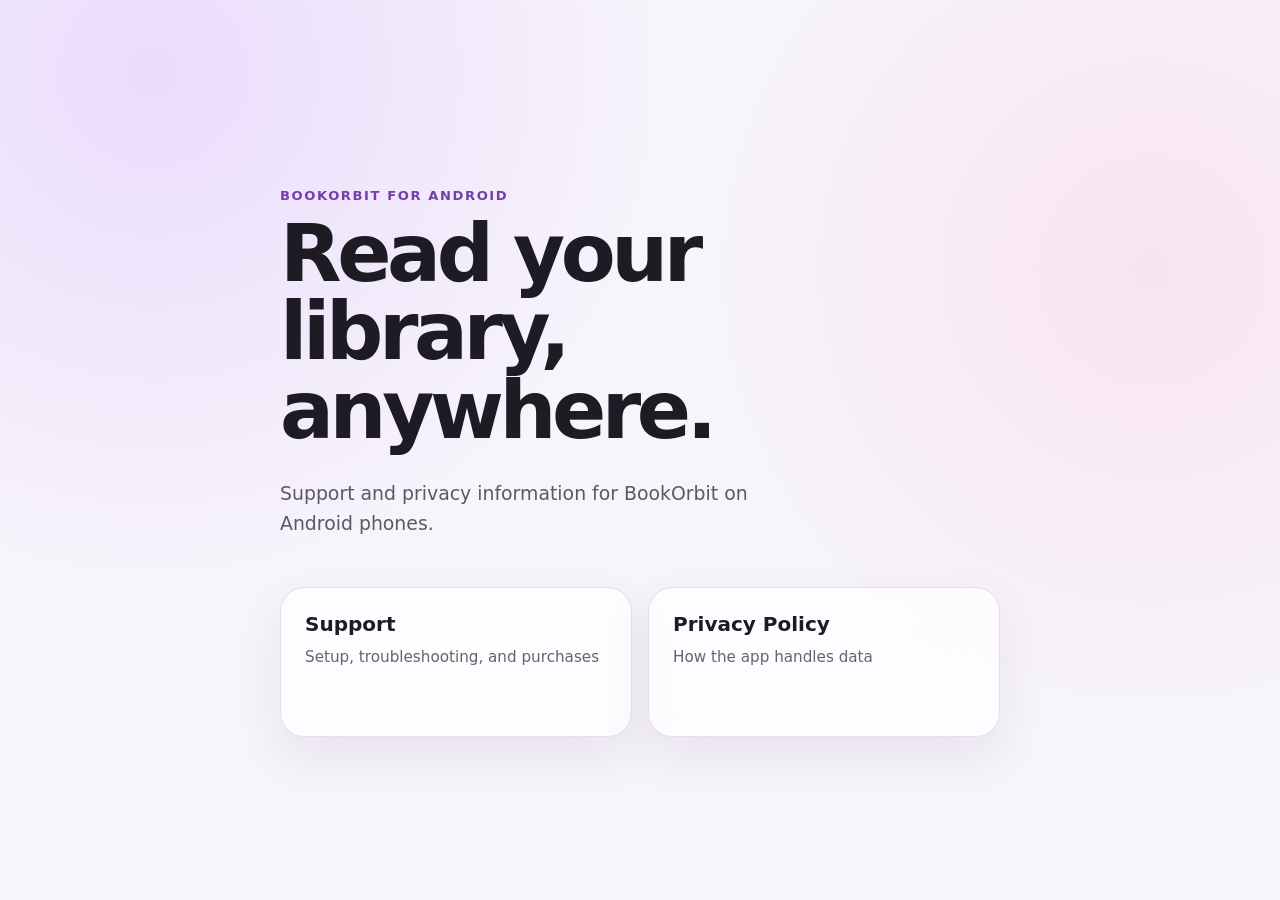
<file: index.html>
<!doctype html>
<html lang="en">
  <head>
    <meta charset="utf-8">
    <meta name="viewport" content="width=device-width, initial-scale=1">
    <meta name="description" content="Support and privacy information for BookOrbit on Android.">
    <title>BookOrbit Android</title>
    <link rel="stylesheet" href="styles.css">
  </head>
  <body>
    <main>
      <header class="hero">
        <p class="eyebrow">BookOrbit for Android</p>
        <h1>Read your library, anywhere.</h1>
        <p class="lede">Support and privacy information for BookOrbit on Android phones.</p>
      </header>

      <nav class="cards" aria-label="Information">
        <a class="card" href="support/">
          <span>Support</span>
          <small>Setup, troubleshooting, and purchases</small>
        </a>
        <a class="card" href="privacy/">
          <span>Privacy Policy</span>
          <small>How the app handles data</small>
        </a>
      </nav>
    </main>
  </body>
</html>
</file>
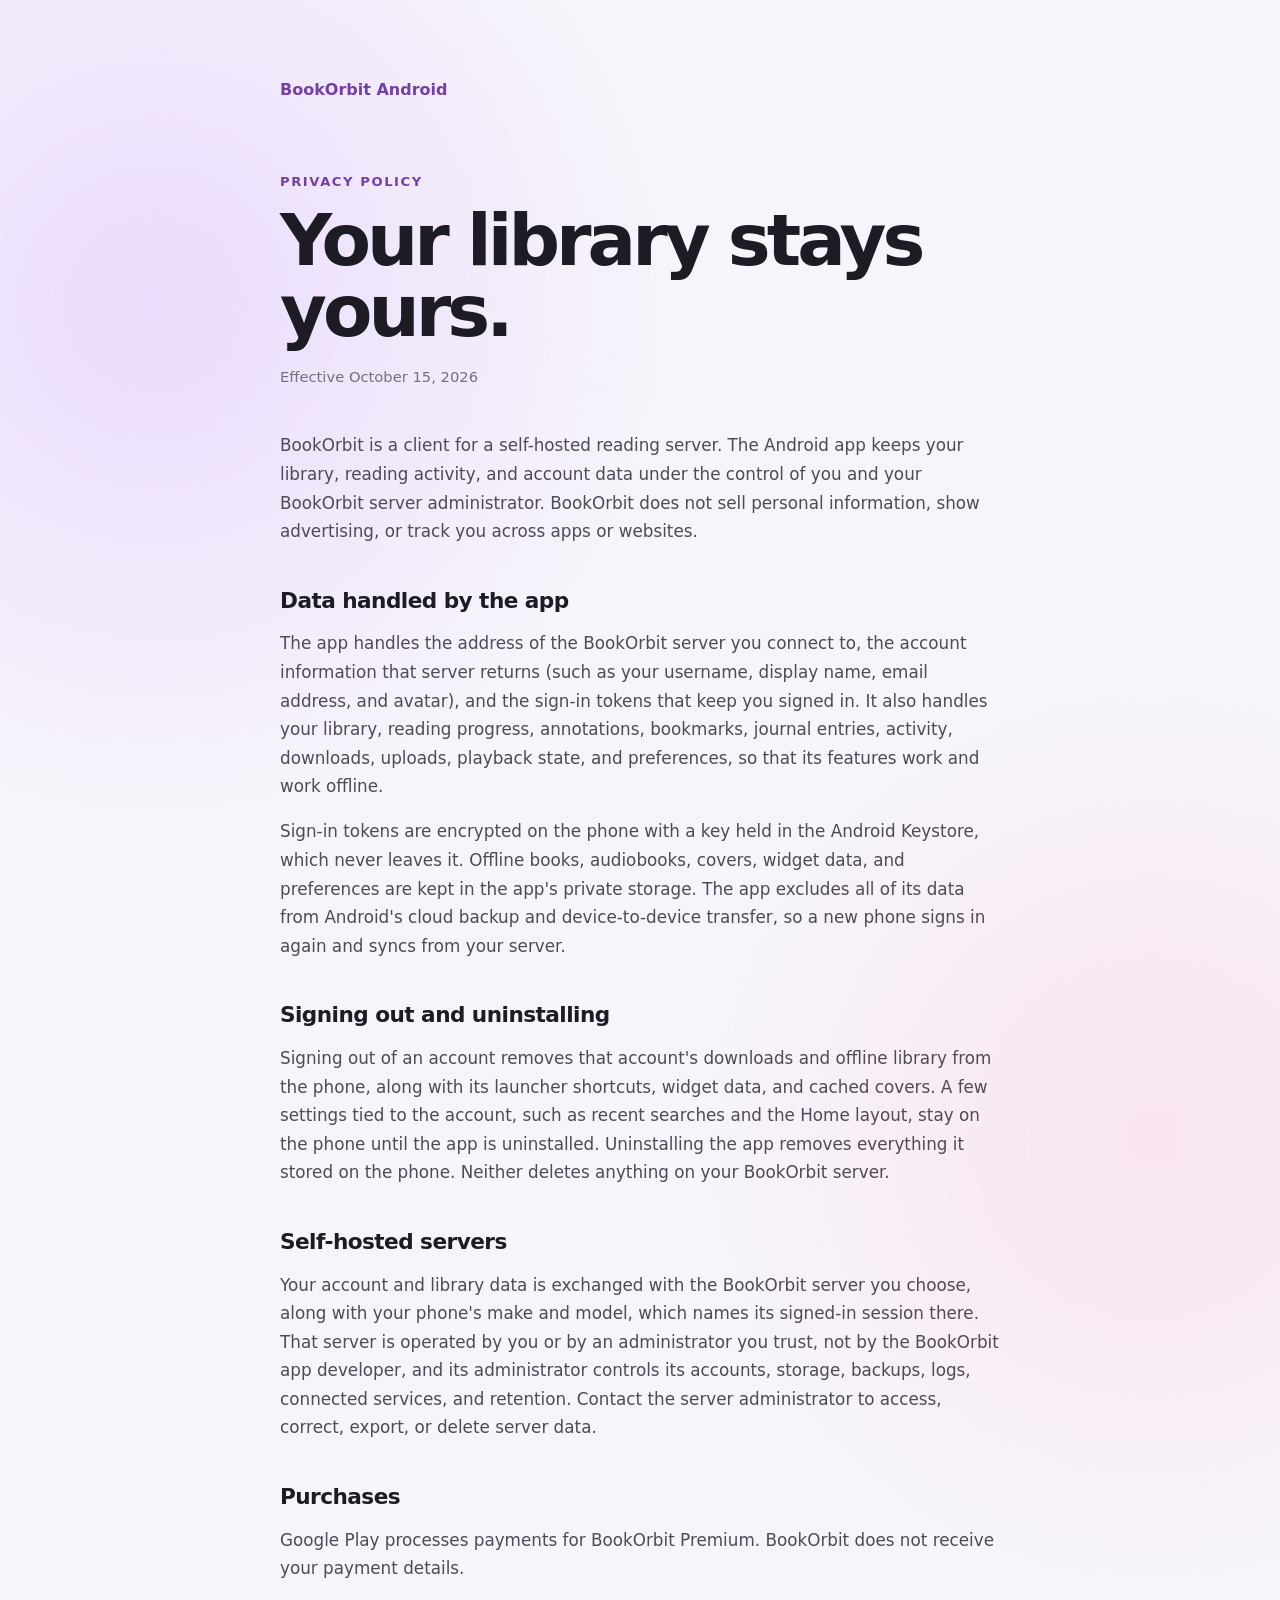
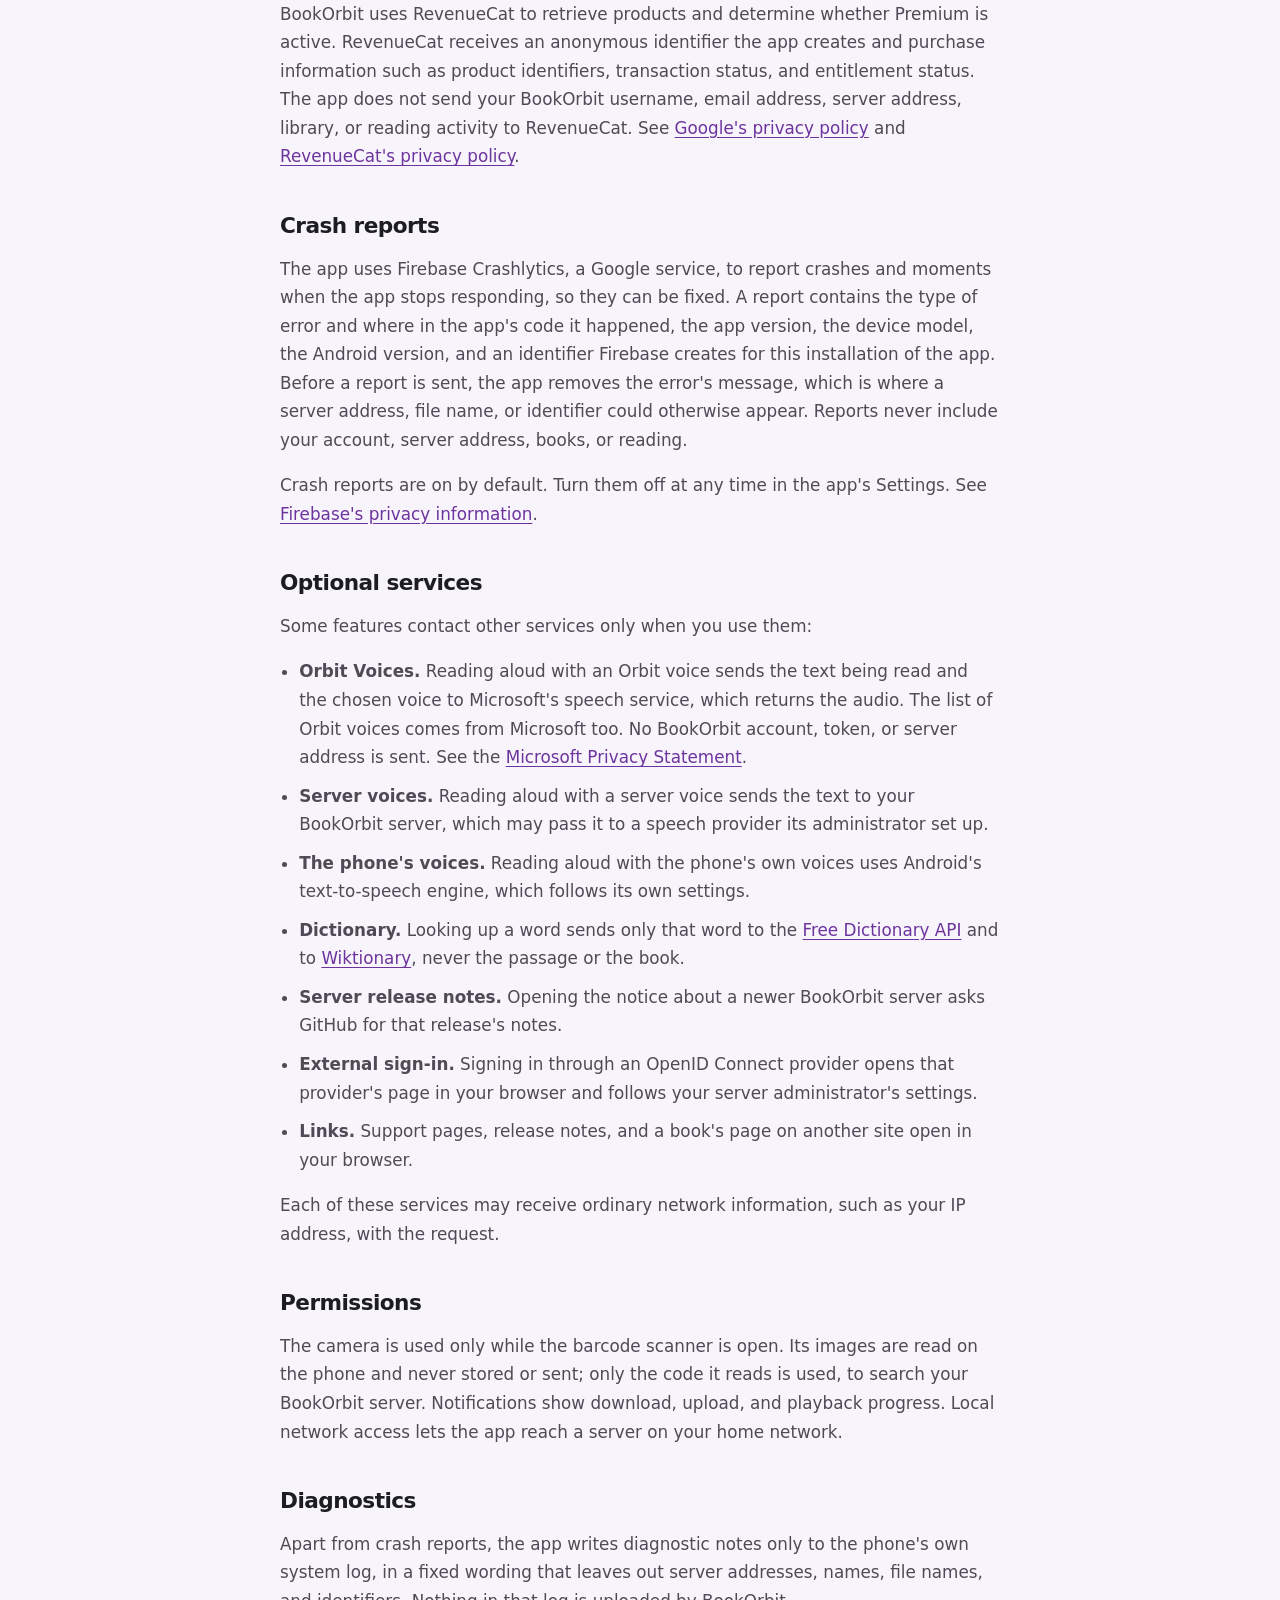
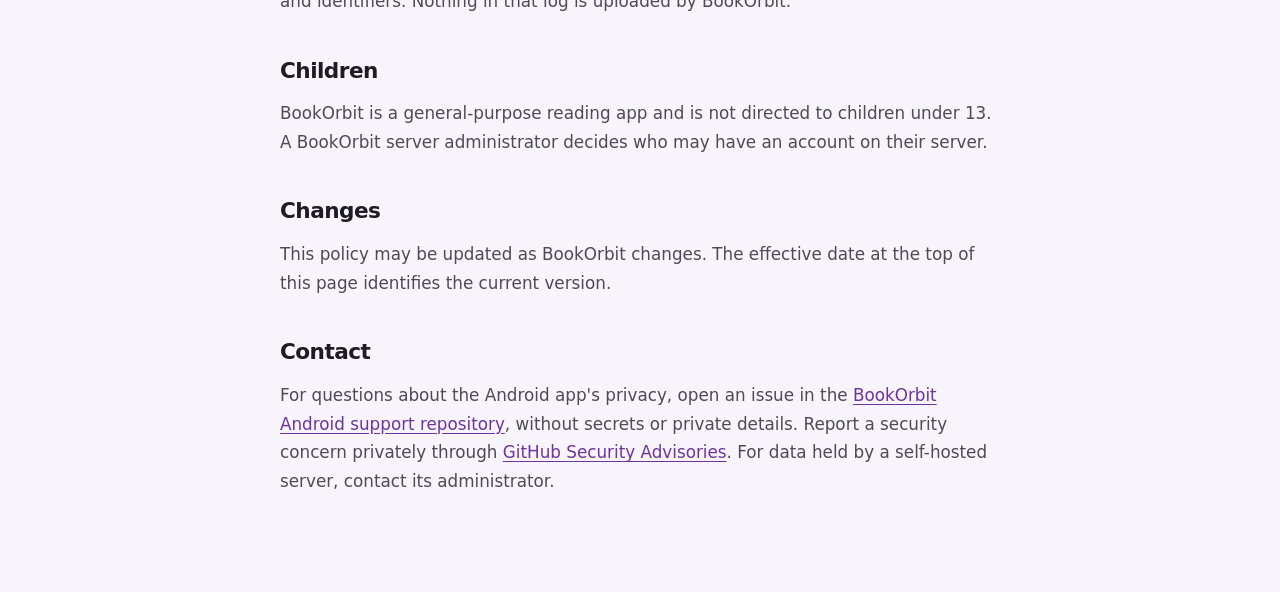
<file: privacy/index.html>
<!doctype html>
<html lang="en">
  <head>
    <meta charset="utf-8">
    <meta name="viewport" content="width=device-width, initial-scale=1">
    <meta name="description" content="Privacy Policy for BookOrbit on Android.">
    <title>Privacy Policy | BookOrbit Android</title>
    <link rel="stylesheet" href="../styles.css">
  </head>
  <body>
    <main>
      <nav class="top"><a href="../">BookOrbit Android</a></nav>
      <article>
        <p class="eyebrow">Privacy Policy</p>
        <h1>Your library stays yours.</h1>
        <p class="updated">Effective October 15, 2026</p>

        <p>BookOrbit is a client for a self-hosted reading server. The Android app keeps your library, reading activity, and account data under the control of you and your BookOrbit server administrator. BookOrbit does not sell personal information, show advertising, or track you across apps or websites.</p>

        <section>
          <h2>Data handled by the app</h2>
          <p>The app handles the address of the BookOrbit server you connect to, the account information that server returns (such as your username, display name, email address, and avatar), and the sign-in tokens that keep you signed in. It also handles your library, reading progress, annotations, bookmarks, journal entries, activity, downloads, uploads, playback state, and preferences, so that its features work and work offline.</p>
          <p>Sign-in tokens are encrypted on the phone with a key held in the Android Keystore, which never leaves it. Offline books, audiobooks, covers, widget data, and preferences are kept in the app's private storage. The app excludes all of its data from Android's cloud backup and device-to-device transfer, so a new phone signs in again and syncs from your server.</p>
        </section>

        <section>
          <h2>Signing out and uninstalling</h2>
          <p>Signing out of an account removes that account's downloads and offline library from the phone, along with its launcher shortcuts, widget data, and cached covers. A few settings tied to the account, such as recent searches and the Home layout, stay on the phone until the app is uninstalled. Uninstalling the app removes everything it stored on the phone. Neither deletes anything on your BookOrbit server.</p>
        </section>

        <section>
          <h2>Self-hosted servers</h2>
          <p>Your account and library data is exchanged with the BookOrbit server you choose, along with your phone's make and model, which names its signed-in session there. That server is operated by you or by an administrator you trust, not by the BookOrbit app developer, and its administrator controls its accounts, storage, backups, logs, connected services, and retention. Contact the server administrator to access, correct, export, or delete server data.</p>
        </section>

        <section>
          <h2>Purchases</h2>
          <p>Google Play processes payments for BookOrbit Premium. BookOrbit does not receive your payment details.</p>
          <p>BookOrbit uses RevenueCat to retrieve products and determine whether Premium is active. RevenueCat receives an anonymous identifier the app creates and purchase information such as product identifiers, transaction status, and entitlement status. The app does not send your BookOrbit username, email address, server address, library, or reading activity to RevenueCat. See <a href="https://policies.google.com/privacy">Google's privacy policy</a> and <a href="https://www.revenuecat.com/privacy/">RevenueCat's privacy policy</a>.</p>
        </section>

        <section>
          <h2>Crash reports</h2>
          <p>The app uses Firebase Crashlytics, a Google service, to report crashes and moments when the app stops responding, so they can be fixed. A report contains the type of error and where in the app's code it happened, the app version, the device model, the Android version, and an identifier Firebase creates for this installation of the app. Before a report is sent, the app removes the error's message, which is where a server address, file name, or identifier could otherwise appear. Reports never include your account, server address, books, or reading.</p>
          <p>Crash reports are on by default. Turn them off at any time in the app's Settings. See <a href="https://firebase.google.com/support/privacy">Firebase's privacy information</a>.</p>
        </section>

        <section>
          <h2>Optional services</h2>
          <p>Some features contact other services only when you use them:</p>
          <ul>
            <li><strong>Orbit Voices.</strong> Reading aloud with an Orbit voice sends the text being read and the chosen voice to Microsoft's speech service, which returns the audio. The list of Orbit voices comes from Microsoft too. No BookOrbit account, token, or server address is sent. See the <a href="https://privacy.microsoft.com/privacystatement">Microsoft Privacy Statement</a>.</li>
            <li><strong>Server voices.</strong> Reading aloud with a server voice sends the text to your BookOrbit server, which may pass it to a speech provider its administrator set up.</li>
            <li><strong>The phone's voices.</strong> Reading aloud with the phone's own voices uses Android's text-to-speech engine, which follows its own settings.</li>
            <li><strong>Dictionary.</strong> Looking up a word sends only that word to the <a href="https://dictionaryapi.dev/">Free Dictionary API</a> and to <a href="https://foundation.wikimedia.org/wiki/Policy:Privacy_policy">Wiktionary</a>, never the passage or the book.</li>
            <li><strong>Server release notes.</strong> Opening the notice about a newer BookOrbit server asks GitHub for that release's notes.</li>
            <li><strong>External sign-in.</strong> Signing in through an OpenID Connect provider opens that provider's page in your browser and follows your server administrator's settings.</li>
            <li><strong>Links.</strong> Support pages, release notes, and a book's page on another site open in your browser.</li>
          </ul>
          <p>Each of these services may receive ordinary network information, such as your IP address, with the request.</p>
        </section>

        <section>
          <h2>Permissions</h2>
          <p>The camera is used only while the barcode scanner is open. Its images are read on the phone and never stored or sent; only the code it reads is used, to search your BookOrbit server. Notifications show download, upload, and playback progress. Local network access lets the app reach a server on your home network.</p>
        </section>

        <section>
          <h2>Diagnostics</h2>
          <p>Apart from crash reports, the app writes diagnostic notes only to the phone's own system log, in a fixed wording that leaves out server addresses, names, file names, and identifiers. Nothing in that log is uploaded by BookOrbit.</p>
        </section>

        <section>
          <h2>Children</h2>
          <p>BookOrbit is a general-purpose reading app and is not directed to children under 13. A BookOrbit server administrator decides who may have an account on their server.</p>
        </section>

        <section>
          <h2>Changes</h2>
          <p>This policy may be updated as BookOrbit changes. The effective date at the top of this page identifies the current version.</p>
        </section>

        <section>
          <h2>Contact</h2>
          <p>For questions about the Android app's privacy, open an issue in the <a href="https://github.com/bookorbit/bookorbit-android-support/issues/new/choose">BookOrbit Android support repository</a>, without secrets or private details. Report a security concern privately through <a href="https://github.com/bookorbit/bookorbit/security/advisories/new">GitHub Security Advisories</a>. For data held by a self-hosted server, contact its administrator.</p>
        </section>
      </article>
    </main>
  </body>
</html>
</file>
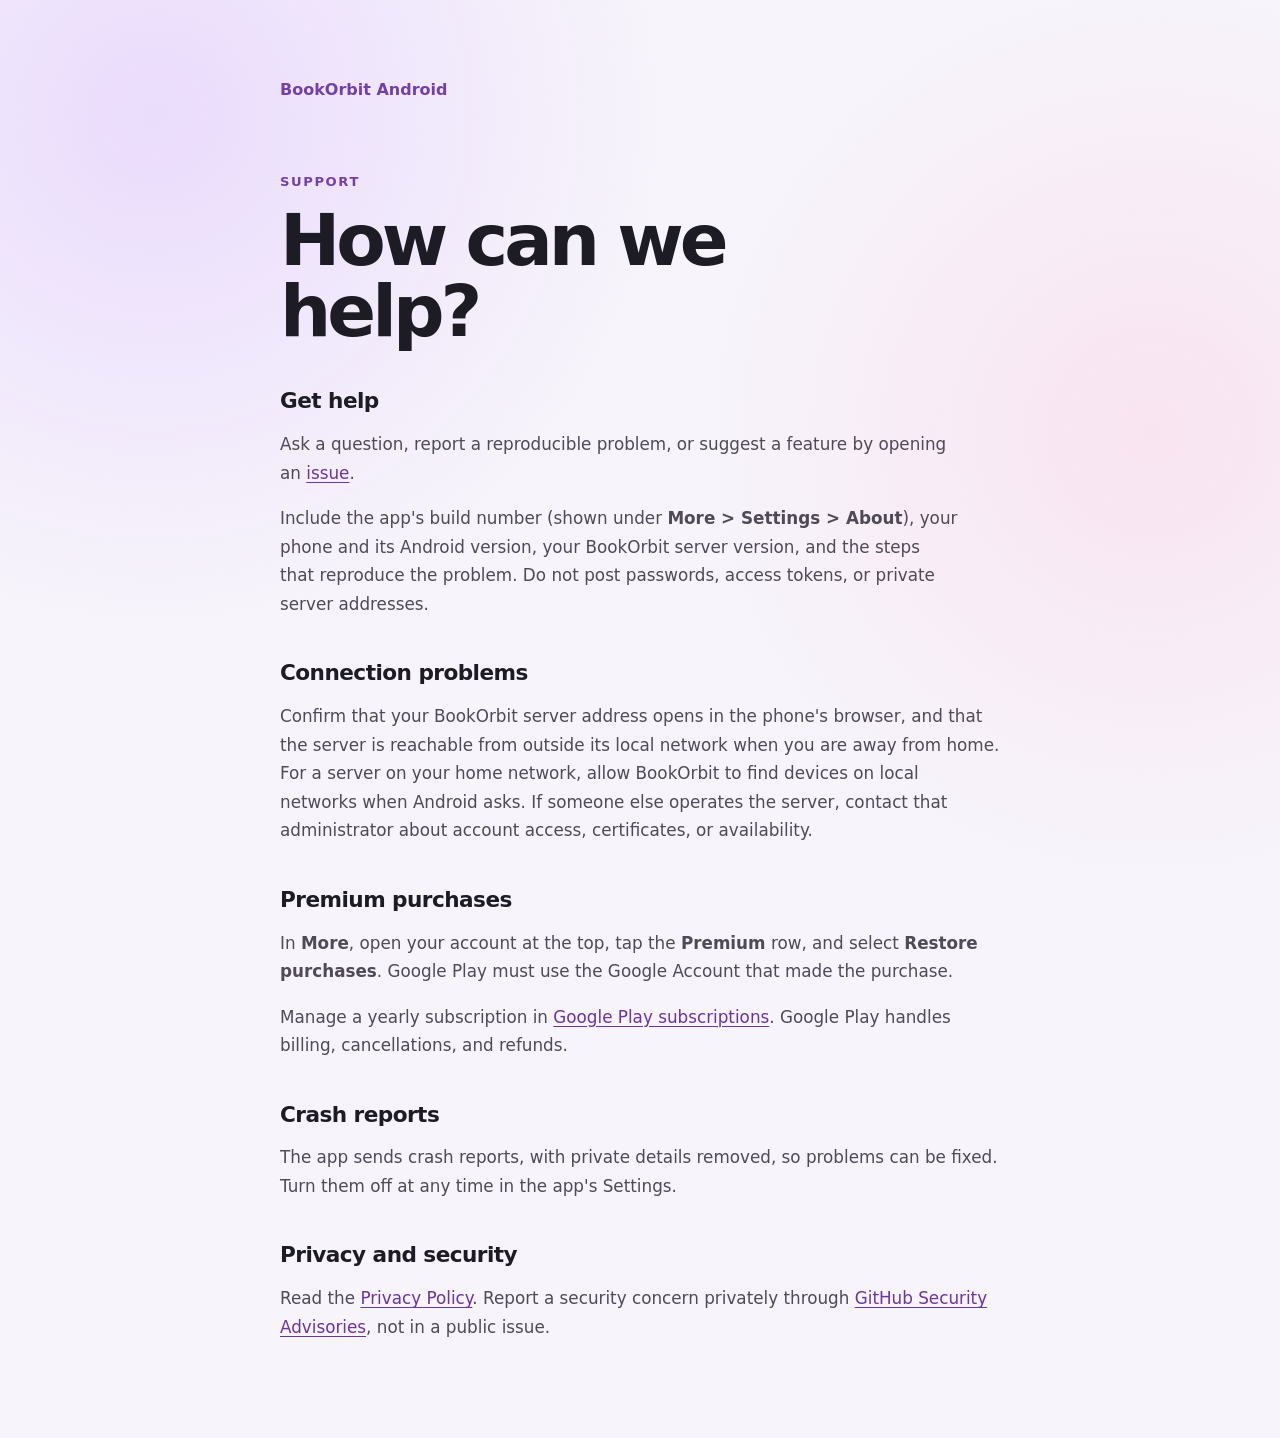
<file: support/index.html>
<!doctype html>
<html lang="en">
  <head>
    <meta charset="utf-8">
    <meta name="viewport" content="width=device-width, initial-scale=1">
    <meta name="description" content="Get help with BookOrbit on Android.">
    <title>Support | BookOrbit Android</title>
    <link rel="stylesheet" href="../styles.css">
  </head>
  <body>
    <main>
      <nav class="top"><a href="../">BookOrbit Android</a></nav>
      <article>
        <p class="eyebrow">Support</p>
        <h1>How can we help?</h1>

        <section>
          <h2>Get help</h2>
          <p>Ask a question, report a reproducible problem, or suggest a feature by opening an <a href="https://github.com/bookorbit/bookorbit-android-support/issues/new/choose">issue</a>.</p>
          <p>Include the app's build number (shown under <strong>More &gt; Settings &gt; About</strong>), your phone and its Android version, your BookOrbit server version, and the steps that reproduce the problem. Do not post passwords, access tokens, or private server addresses.</p>
        </section>

        <section>
          <h2>Connection problems</h2>
          <p>Confirm that your BookOrbit server address opens in the phone's browser, and that the server is reachable from outside its local network when you are away from home. For a server on your home network, allow BookOrbit to find devices on local networks when Android asks. If someone else operates the server, contact that administrator about account access, certificates, or availability.</p>
        </section>

        <section>
          <h2>Premium purchases</h2>
          <p>In <strong>More</strong>, open your account at the top, tap the <strong>Premium</strong> row, and select <strong>Restore purchases</strong>. Google Play must use the Google Account that made the purchase.</p>
          <p>Manage a yearly subscription in <a href="https://play.google.com/store/account/subscriptions">Google Play subscriptions</a>. Google Play handles billing, cancellations, and refunds.</p>
        </section>

        <section>
          <h2>Crash reports</h2>
          <p>The app sends crash reports, with private details removed, so problems can be fixed. Turn them off at any time in the app's Settings.</p>
        </section>

        <section>
          <h2>Privacy and security</h2>
          <p>Read the <a href="../privacy/">Privacy Policy</a>. Report a security concern privately through <a href="https://github.com/bookorbit/bookorbit/security/advisories/new">GitHub Security Advisories</a>, not in a public issue.</p>
        </section>
      </article>
    </main>
  </body>
</html>
</file>
<file: styles.css>
:root {
  color-scheme: light dark;
  font-family: ui-rounded, "SF Pro Rounded", "SF Pro Display", system-ui, sans-serif;
  color: #1d1b24;
  background: #f7f4fb;
  font-synthesis: none;
}

* {
  box-sizing: border-box;
}

body {
  min-height: 100vh;
  margin: 0;
  background:
    radial-gradient(circle at 12% 8%, rgb(210 174 255 / 35%), transparent 32rem),
    radial-gradient(circle at 90% 30%, rgb(252 187 215 / 28%), transparent 28rem),
    #f7f4fb;
}

main {
  width: min(720px, calc(100% - 40px));
  margin: 0 auto;
  padding: 80px 0;
}

.hero {
  padding: 12vh 0 48px;
}

.eyebrow {
  margin: 0 0 12px;
  color: #7440a8;
  font-size: 0.82rem;
  font-weight: 750;
  letter-spacing: 0.12em;
  text-transform: uppercase;
}

h1,
h2,
p {
  text-wrap: pretty;
}

h1 {
  max-width: 650px;
  margin: 0;
  font-size: clamp(2.5rem, 8vw, 5rem);
  line-height: 0.98;
  letter-spacing: -0.055em;
}

.lede {
  max-width: 590px;
  margin: 28px 0 0;
  color: #5d5865;
  font-size: 1.18rem;
  line-height: 1.6;
}

.cards {
  display: grid;
  grid-template-columns: repeat(2, minmax(0, 1fr));
  gap: 16px;
}

.card {
  min-height: 150px;
  padding: 24px;
  border: 1px solid rgb(116 64 168 / 16%);
  border-radius: 24px;
  color: inherit;
  background: rgb(255 255 255 / 68%);
  box-shadow: 0 20px 50px rgb(58 32 82 / 8%);
  text-decoration: none;
  backdrop-filter: blur(20px);
  transition: transform 160ms ease, border-color 160ms ease;
}

.card:hover {
  border-color: rgb(116 64 168 / 42%);
  transform: translateY(-3px);
}

.card span {
  display: block;
  margin-bottom: 10px;
  font-size: 1.25rem;
  font-weight: 720;
}

.card small {
  color: #68626e;
  font-size: 0.95rem;
  line-height: 1.45;
}

.top {
  margin-bottom: 72px;
}

.top a {
  color: #7440a8;
  font-weight: 700;
  text-decoration: none;
}

article h1 {
  margin-bottom: 18px;
  font-size: clamp(2.5rem, 7vw, 4.5rem);
}

article > p,
section p,
section li {
  color: #4f4a55;
  font-family: "SF Pro Text", system-ui, sans-serif;
  font-size: 1.05rem;
  line-height: 1.7;
}

.updated {
  margin-bottom: 42px;
  color: #766f7c;
  font-size: 0.92rem;
}

section {
  margin-top: 42px;
}

section ul {
  margin: 0;
  padding-left: 1.2em;
}

section li + li {
  margin-top: 10px;
}

h2 {
  margin: 0 0 8px;
  font-size: 1.35rem;
  letter-spacing: -0.025em;
}

a {
  color: #6d349e;
  text-underline-offset: 0.18em;
}

@media (max-width: 580px) {
  main {
    width: min(100% - 30px, 720px);
    padding: 48px 0;
  }

  .hero {
    padding-top: 8vh;
  }

  .cards {
    grid-template-columns: 1fr;
  }

  .top {
    margin-bottom: 48px;
  }
}

@media (prefers-color-scheme: dark) {
  :root {
    color: #f4eff8;
    background: #17131c;
  }

  body {
    background:
      radial-gradient(circle at 12% 8%, rgb(119 68 160 / 30%), transparent 32rem),
      radial-gradient(circle at 90% 30%, rgb(140 62 102 / 22%), transparent 28rem),
      #17131c;
  }

  .eyebrow,
  .top a,
  a {
    color: #d6a8ff;
  }

  .lede,
  article > p,
  section p,
  section li,
  .card small,
  .updated {
    color: #c9c0ce;
  }

  .card {
    border-color: rgb(225 194 255 / 15%);
    background: rgb(38 30 45 / 72%);
    box-shadow: 0 20px 50px rgb(0 0 0 / 20%);
  }
}
</file>
